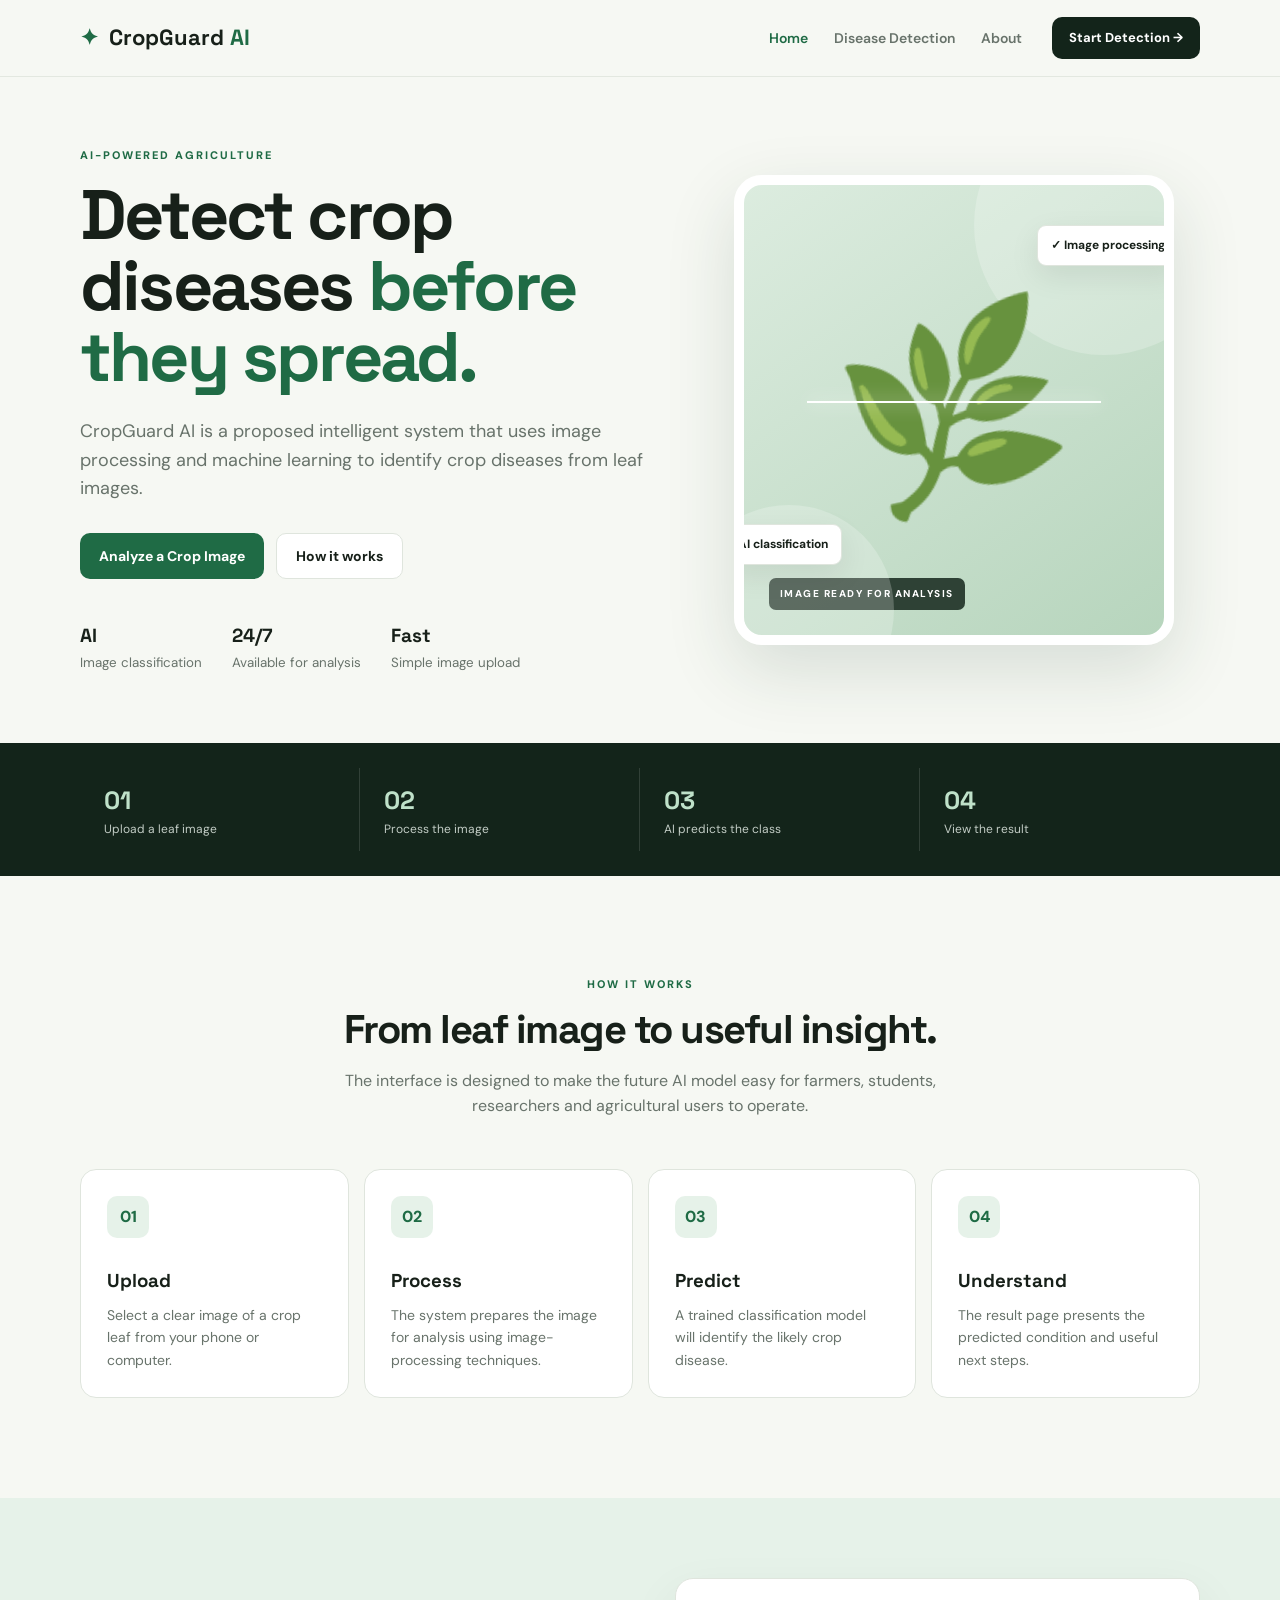
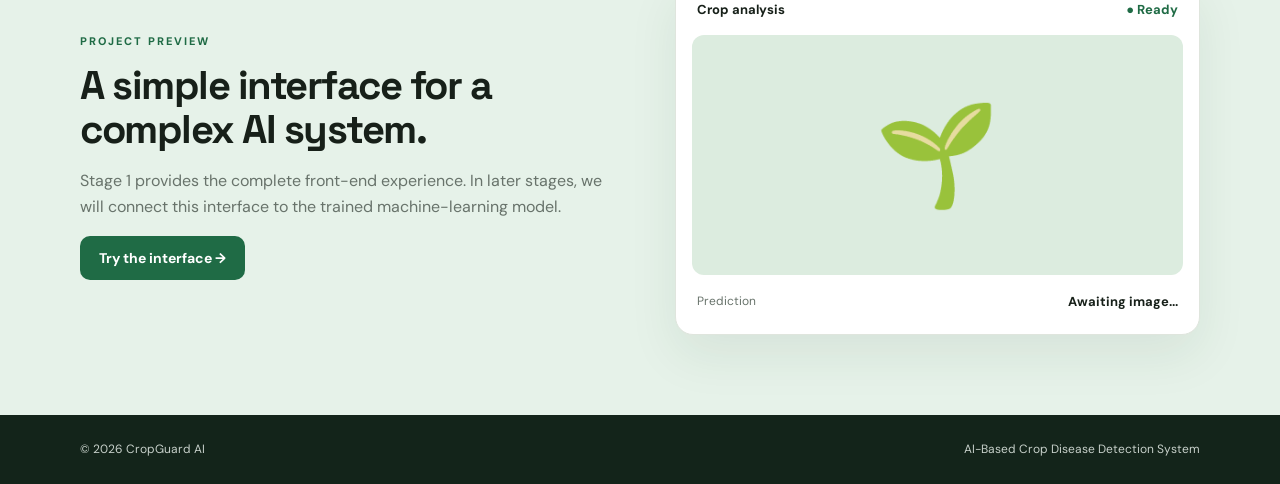
<file: crop_disease_detection_stage1/index.html>
<!DOCTYPE html>
<html lang="en">
<head>
  <meta charset="UTF-8">
  <meta name="viewport" content="width=device-width, initial-scale=1.0">
  <meta name="description" content="AI-Based Crop Disease Detection System using image processing.">
  <title>CropGuard AI | Crop Disease Detection</title>
  <link rel="stylesheet" href="css/style.css">
</head>
<body>
  <header class="site-header">
    <nav class="navbar container">
      <a class="brand" href="index.html"><span class="brand-mark">✦</span> CropGuard <span>AI</span></a>
      <button class="menu-toggle" aria-label="Toggle navigation">☰</button>
      <div class="nav-links">
        <a href="index.html" class="active">Home</a>
        <a href="detect.html">Disease Detection</a>
        <a href="about.html">About</a>
      </div>
      <a class="nav-cta" href="detect.html">Start Detection →</a>
    </nav>
  </header>

  <main>
    <section class="hero container">
      <div class="hero-copy">
        <div class="eyebrow">AI-POWERED AGRICULTURE</div>
        <h1>Detect crop diseases <span>before they spread.</span></h1>
        <p>CropGuard AI is a proposed intelligent system that uses image processing and machine learning to identify crop diseases from leaf images.</p>
        <div class="hero-actions">
          <a class="btn btn-primary" href="detect.html">Analyze a Crop Image</a>
          <a class="btn btn-secondary" href="#how-it-works">How it works</a>
        </div>
        <div class="trust-row">
          <div><strong>AI</strong><small>Image classification</small></div>
          <div><strong>24/7</strong><small>Available for analysis</small></div>
          <div><strong>Fast</strong><small>Simple image upload</small></div>
        </div>
      </div>
      <div class="hero-visual">
        <div class="leaf-card">
          <div class="scan-line"></div>
          <div class="leaf-art">🌿</div>
          <span class="scan-label">IMAGE READY FOR ANALYSIS</span>
          <div class="floating-badge badge-top">✓ Image processing</div>
          <div class="floating-badge badge-bottom">AI classification</div>
        </div>
      </div>
    </section>

    <section class="stats">
      <div class="container stats-grid">
        <div><strong>01</strong><span>Upload a leaf image</span></div>
        <div><strong>02</strong><span>Process the image</span></div>
        <div><strong>03</strong><span>AI predicts the class</span></div>
        <div><strong>04</strong><span>View the result</span></div>
      </div>
    </section>

    <section id="how-it-works" class="section container">
      <div class="section-heading">
        <div class="eyebrow">HOW IT WORKS</div>
        <h2>From leaf image to useful insight.</h2>
        <p>The interface is designed to make the future AI model easy for farmers, students, researchers and agricultural users to operate.</p>
      </div>
      <div class="feature-grid">
        <article class="feature-card"><div class="icon">01</div><h3>Upload</h3><p>Select a clear image of a crop leaf from your phone or computer.</p></article>
        <article class="feature-card"><div class="icon">02</div><h3>Process</h3><p>The system prepares the image for analysis using image-processing techniques.</p></article>
        <article class="feature-card"><div class="icon">03</div><h3>Predict</h3><p>A trained classification model will identify the likely crop disease.</p></article>
        <article class="feature-card"><div class="icon">04</div><h3>Understand</h3><p>The result page presents the predicted condition and useful next steps.</p></article>
      </div>
    </section>

    <section class="highlight">
      <div class="container highlight-grid">
        <div>
          <div class="eyebrow">PROJECT PREVIEW</div>
          <h2>A simple interface for a complex AI system.</h2>
          <p>Stage 1 provides the complete front-end experience. In later stages, we will connect this interface to the trained machine-learning model.</p>
          <a class="btn btn-primary" href="detect.html">Try the interface →</a>
        </div>
        <div class="preview-panel">
          <div class="preview-top"><span>Crop analysis</span><span class="status-dot">● Ready</span></div>
          <div class="preview-image">🌱</div>
          <div class="preview-result"><span>Prediction</span><strong>Awaiting image...</strong></div>
        </div>
      </div>
    </section>
  </main>

  <footer class="footer">
    <div class="container footer-inner">
      <span>© 2026 CropGuard AI</span>
      <span>AI-Based Crop Disease Detection System</span>
    </div>
  </footer>
  <script src="js/script.js"></script>
</body>
</html>
</file>
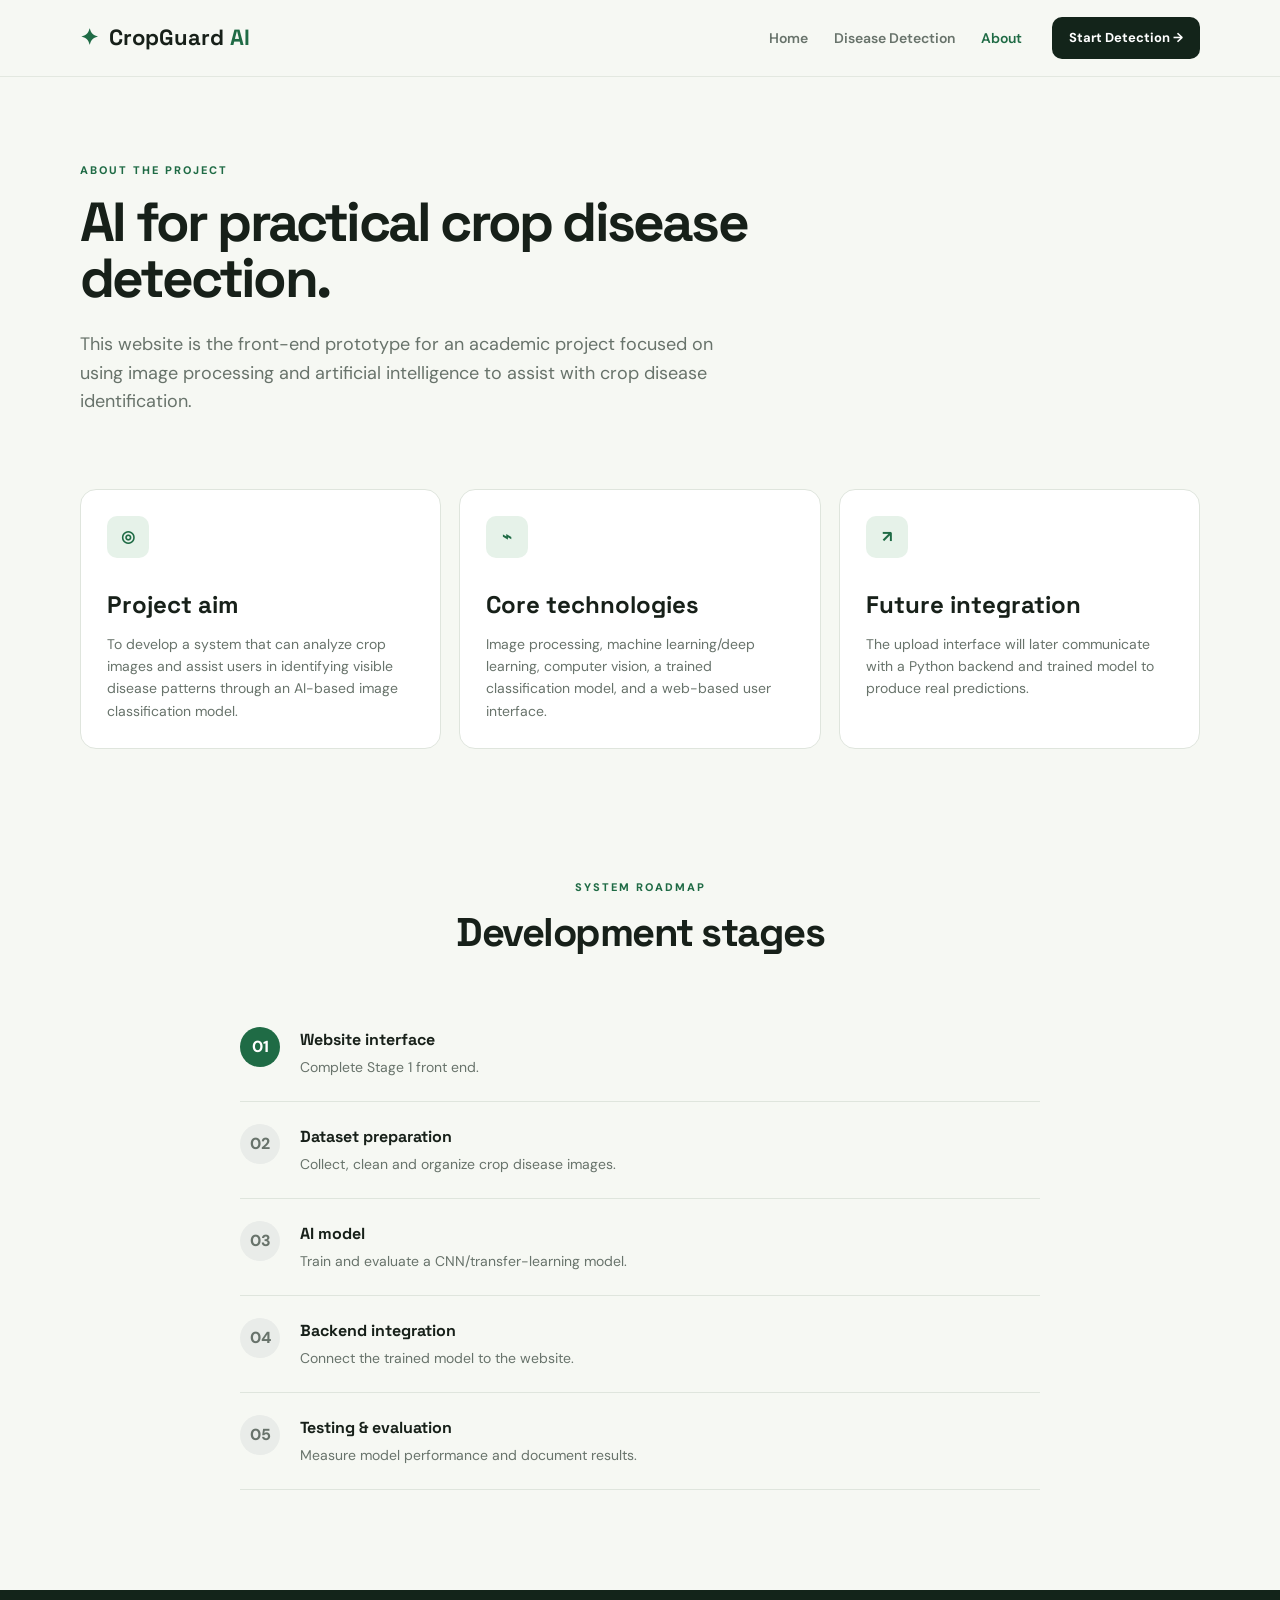
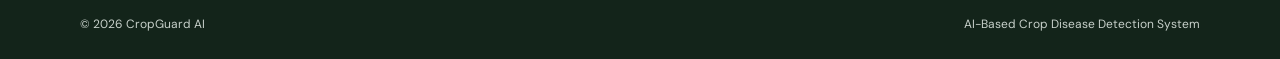
<file: crop_disease_detection_stage1/about.html>
<!DOCTYPE html>
<html lang="en">
<head>
  <meta charset="UTF-8">
  <meta name="viewport" content="width=device-width, initial-scale=1.0">
  <title>About | CropGuard AI</title>
  <link rel="stylesheet" href="css/style.css">
</head>
<body>
<header class="site-header">
  <nav class="navbar container">
    <a class="brand" href="index.html"><span class="brand-mark">✦</span> CropGuard <span>AI</span></a>
    <button class="menu-toggle" aria-label="Toggle navigation">☰</button>
    <div class="nav-links"><a href="index.html">Home</a><a href="detect.html">Disease Detection</a><a href="about.html" class="active">About</a></div>
    <a class="nav-cta" href="detect.html">Start Detection →</a>
  </nav>
</header>

<main>
  <section class="page-hero container">
    <div class="eyebrow">ABOUT THE PROJECT</div>
    <h1>AI for practical crop disease detection.</h1>
    <p>This website is the front-end prototype for an academic project focused on using image processing and artificial intelligence to assist with crop disease identification.</p>
  </section>

  <section class="about-grid container">
    <article class="about-card">
      <div class="icon">◎</div>
      <h2>Project aim</h2>
      <p>To develop a system that can analyze crop images and assist users in identifying visible disease patterns through an AI-based image classification model.</p>
    </article>
    <article class="about-card">
      <div class="icon">⌁</div>
      <h2>Core technologies</h2>
      <p>Image processing, machine learning/deep learning, computer vision, a trained classification model, and a web-based user interface.</p>
    </article>
    <article class="about-card">
      <div class="icon">↗</div>
      <h2>Future integration</h2>
      <p>The upload interface will later communicate with a Python backend and trained model to produce real predictions.</p>
    </article>
  </section>

  <section class="section container">
    <div class="section-heading">
      <div class="eyebrow">SYSTEM ROADMAP</div>
      <h2>Development stages</h2>
    </div>
    <div class="roadmap">
      <div class="roadmap-item done"><span>01</span><div><strong>Website interface</strong><p>Complete Stage 1 front end.</p></div></div>
      <div class="roadmap-item"><span>02</span><div><strong>Dataset preparation</strong><p>Collect, clean and organize crop disease images.</p></div></div>
      <div class="roadmap-item"><span>03</span><div><strong>AI model</strong><p>Train and evaluate a CNN/transfer-learning model.</p></div></div>
      <div class="roadmap-item"><span>04</span><div><strong>Backend integration</strong><p>Connect the trained model to the website.</p></div></div>
      <div class="roadmap-item"><span>05</span><div><strong>Testing & evaluation</strong><p>Measure model performance and document results.</p></div></div>
    </div>
  </section>
</main>

<footer class="footer"><div class="container footer-inner"><span>© 2026 CropGuard AI</span><span>AI-Based Crop Disease Detection System</span></div></footer>
<script src="js/script.js"></script>
</body>
</html>
</file>
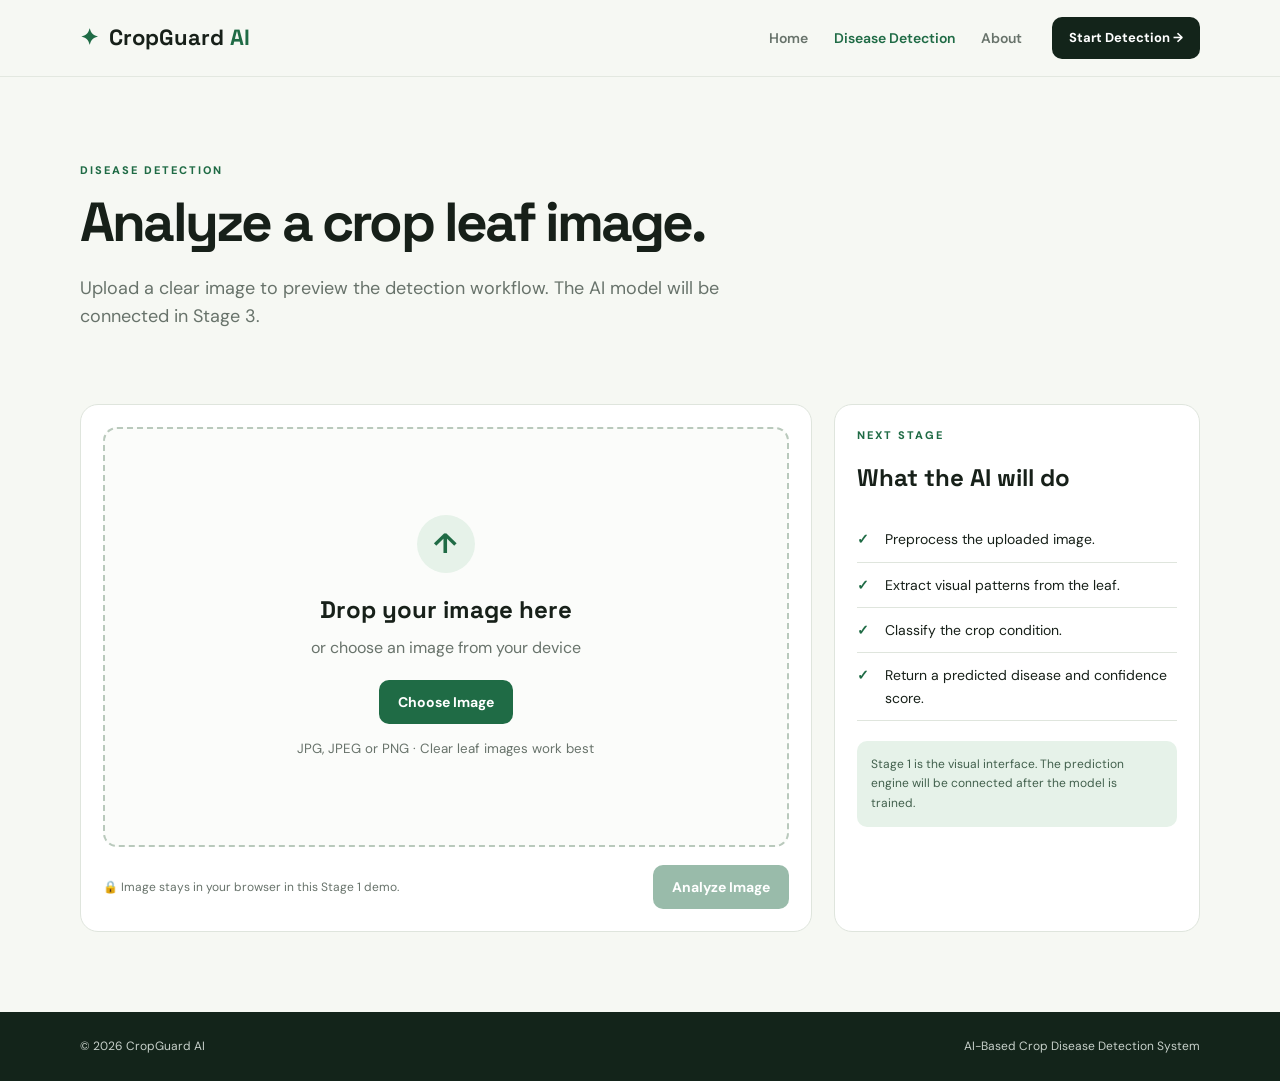
<file: crop_disease_detection_stage1/detect.html>
<!DOCTYPE html>
<html lang="en">
<head>
  <meta charset="UTF-8">
  <meta name="viewport" content="width=device-width, initial-scale=1.0">
  <title>Disease Detection | CropGuard AI</title>
  <link rel="stylesheet" href="css/style.css">
</head>
<body>
<header class="site-header">
  <nav class="navbar container">
    <a class="brand" href="index.html"><span class="brand-mark">✦</span> CropGuard <span>AI</span></a>
    <button class="menu-toggle" aria-label="Toggle navigation">☰</button>
    <div class="nav-links"><a href="index.html">Home</a><a href="detect.html" class="active">Disease Detection</a><a href="about.html">About</a></div>
    <a class="nav-cta" href="detect.html">Start Detection →</a>
  </nav>
</header>

<main>
  <section class="page-hero container">
    <div class="eyebrow">DISEASE DETECTION</div>
    <h1>Analyze a crop leaf image.</h1>
    <p>Upload a clear image to preview the detection workflow. The AI model will be connected in Stage 3.</p>
  </section>

  <section class="detection-section container">
    <div class="upload-card">
      <div id="dropZone" class="drop-zone">
        <input type="file" id="imageInput" accept="image/*" hidden>
        <div id="uploadPrompt">
          <div class="upload-icon">↑</div>
          <h2>Drop your image here</h2>
          <p>or choose an image from your device</p>
          <button class="btn btn-primary" id="chooseBtn" type="button">Choose Image</button>
          <small>JPG, JPEG or PNG · Clear leaf images work best</small>
        </div>
        <div id="previewArea" class="preview-area hidden">
          <img id="imagePreview" alt="Selected crop leaf preview">
          <div class="file-info">
            <strong id="fileName">Image selected</strong>
            <span id="fileSize"></span>
          </div>
          <button class="btn btn-secondary" id="changeBtn" type="button">Change image</button>
        </div>
      </div>
      <div class="upload-footer">
        <span>🔒 Image stays in your browser in this Stage 1 demo.</span>
        <button id="analyzeBtn" class="btn btn-primary" disabled>Analyze Image</button>
      </div>
    </div>

    <aside class="info-card">
      <div class="eyebrow">NEXT STAGE</div>
      <h2>What the AI will do</h2>
      <ul class="check-list">
        <li>Preprocess the uploaded image.</li>
        <li>Extract visual patterns from the leaf.</li>
        <li>Classify the crop condition.</li>
        <li>Return a predicted disease and confidence score.</li>
      </ul>
      <div class="notice">Stage 1 is the visual interface. The prediction engine will be connected after the model is trained.</div>
    </aside>
  </section>

  <section id="resultSection" class="result-section container hidden">
    <div class="result-card">
      <div class="result-icon">✓</div>
      <div>
        <div class="eyebrow">DEMO RESULT</div>
        <h2>Image received successfully</h2>
        <p>This confirms that the website can accept and preview a crop image. No disease prediction is being claimed yet.</p>
      </div>
    </div>
  </section>
</main>

<footer class="footer"><div class="container footer-inner"><span>© 2026 CropGuard AI</span><span>AI-Based Crop Disease Detection System</span></div></footer>
<script src="js/script.js"></script>
</body>
</html>
</file>
<file: crop_disease_detection_stage1/css/style.css>
@import url('https://fonts.googleapis.com/css2?family=DM+Sans:wght@400;500;600;700&family=Space+Grotesk:wght@500;600;700&display=swap');

:root{--bg:#f6f8f3;--surface:#fff;--ink:#172019;--muted:#68736b;--line:#dfe5dd;--green:#1f6b45;--green2:#2f8a5c;--soft:#e6f2e9;--dark:#13241a}
*{box-sizing:border-box}html{scroll-behavior:smooth}body{margin:0;background:var(--bg);color:var(--ink);font-family:"DM Sans",sans-serif;line-height:1.6}.container{width:min(1120px,calc(100% - 40px));margin:auto}
.site-header{position:sticky;top:0;z-index:10;background:rgba(246,248,243,.94);backdrop-filter:blur(14px);border-bottom:1px solid rgba(223,229,221,.8)}
.navbar{height:76px;display:flex;align-items:center;gap:30px}.brand{font-family:"Space Grotesk";font-weight:700;font-size:22px;color:var(--ink);text-decoration:none;margin-right:auto}.brand span:last-child{color:var(--green)}.brand-mark{color:var(--green);margin-right:5px}.nav-links{display:flex;gap:26px}.nav-links a{color:var(--muted);text-decoration:none;font-weight:600;font-size:14px}.nav-links a.active,.nav-links a:hover{color:var(--green)}.nav-cta{background:var(--dark);color:white;text-decoration:none;padding:11px 17px;border-radius:10px;font-weight:700;font-size:13px}.menu-toggle{display:none;border:0;background:none;font-size:24px}
.hero{min-height:620px;display:grid;grid-template-columns:1.08fr .92fr;gap:50px;align-items:center;padding:70px 0}.eyebrow{font-size:11px;letter-spacing:2px;color:var(--green);font-weight:800;margin-bottom:14px}.hero h1,.page-hero h1{font-family:"Space Grotesk";font-size:clamp(42px,6vw,70px);line-height:1.02;letter-spacing:-2.8px;margin:0 0 24px}.hero h1 span{color:var(--green)}.hero p,.page-hero p{font-size:18px;color:var(--muted);max-width:650px}.hero-actions{display:flex;gap:12px;margin:30px 0}.btn{display:inline-flex;align-items:center;justify-content:center;border:0;cursor:pointer;border-radius:10px;padding:13px 19px;font:700 14px "DM Sans";text-decoration:none;transition:.2s}.btn-primary{background:var(--green);color:white}.btn-primary:hover{background:var(--dark);transform:translateY(-1px)}.btn-secondary{background:white;color:var(--ink);border:1px solid var(--line)}.trust-row{display:flex;gap:30px;margin-top:42px}.trust-row div{display:flex;flex-direction:column}.trust-row strong{font-family:"Space Grotesk";font-size:19px}.trust-row small{color:var(--muted)}
.hero-visual{display:flex;justify-content:center}.leaf-card{width:min(440px,100%);height:470px;border-radius:28px;background:linear-gradient(145deg,#dcecdf,#b7d5bd);position:relative;display:flex;align-items:center;justify-content:center;overflow:hidden;border:10px solid white;box-shadow:0 25px 70px rgba(30,65,43,.14)}.leaf-card:before,.leaf-card:after{content:"";position:absolute;border-radius:50%;background:rgba(255,255,255,.22)}.leaf-card:before{width:260px;height:260px;top:-90px;right:-70px}.leaf-card:after{width:210px;height:210px;bottom:-80px;left:-60px}.leaf-art{font-size:180px;filter:saturate(.7);transform:rotate(-12deg)}.scan-line{position:absolute;left:15%;right:15%;top:48%;height:2px;background:white;box-shadow:0 0 18px white;z-index:2;animation:scan 3s infinite ease-in-out}.scan-label{position:absolute;bottom:25px;left:25px;font-size:10px;letter-spacing:1.5px;font-weight:800;background:rgba(19,36,26,.84);color:#fff;padding:8px 11px;border-radius:7px}.floating-badge{position:absolute;background:#fff;border:1px solid var(--line);box-shadow:0 10px 30px rgba(0,0,0,.08);padding:10px 13px;border-radius:9px;font-size:12px;font-weight:700;z-index:3}.badge-top{top:40px;right:-15px}.badge-bottom{bottom:70px;left:-20px}@keyframes scan{0%,100%{top:25%}50%{top:72%}}
.stats{background:var(--dark);color:white}.stats-grid{display:grid;grid-template-columns:repeat(4,1fr);padding:25px 0}.stats-grid div{padding:12px 24px;border-right:1px solid rgba(255,255,255,.13);display:flex;flex-direction:column}.stats-grid div:last-child{border:0}.stats-grid strong{font-family:"Space Grotesk";font-size:25px;color:#bfe1c9}.stats-grid span{font-size:12px;color:#c2ccc5}
.section{padding:100px 0}.section-heading{text-align:center;max-width:650px;margin:0 auto 50px}.section-heading h2,.highlight h2{font-family:"Space Grotesk";font-size:40px;line-height:1.1;letter-spacing:-1.5px;margin:0 0 14px}.section-heading p,.highlight p{color:var(--muted)}.feature-grid{display:grid;grid-template-columns:repeat(4,1fr);gap:15px}.feature-card,.about-card{background:white;border:1px solid var(--line);border-radius:16px;padding:26px}.icon{width:42px;height:42px;border-radius:10px;background:var(--soft);color:var(--green);display:grid;place-items:center;font-weight:800;margin-bottom:28px}.feature-card h3,.about-card h2{margin:0 0 8px;font-family:"Space Grotesk"}.feature-card p,.about-card p{margin:0;color:var(--muted);font-size:14px}
.highlight{background:var(--soft);padding:80px 0}.highlight-grid{display:grid;grid-template-columns:1fr 1fr;gap:70px;align-items:center}.preview-panel{background:white;border:1px solid var(--line);border-radius:18px;padding:16px;box-shadow:0 20px 50px rgba(30,65,43,.08)}.preview-top{display:flex;justify-content:space-between;font-size:13px;font-weight:700;padding:5px 5px 14px}.status-dot{color:var(--green)}.preview-image{height:240px;border-radius:12px;background:#dcecdf;display:grid;place-items:center;font-size:100px}.preview-result{display:flex;justify-content:space-between;padding:17px 5px 5px}.preview-result span{color:var(--muted);font-size:12px}.preview-result strong{font-size:13px}
.page-hero{padding:85px 0 55px}.page-hero h1{font-size:55px;max-width:850px}.detection-section{display:grid;grid-template-columns:1.6fr .8fr;gap:22px;padding-bottom:80px}.upload-card,.info-card,.result-card{background:white;border:1px solid var(--line);border-radius:18px;padding:22px}.drop-zone{min-height:420px;border:2px dashed #b9c9bc;border-radius:14px;background:#fbfcfa;display:grid;place-items:center;text-align:center;padding:25px}.upload-icon{width:58px;height:58px;margin:0 auto 18px;border-radius:50%;background:var(--soft);color:var(--green);display:grid;place-items:center;font-size:28px;font-weight:700}.drop-zone h2{font-family:"Space Grotesk";margin:0 0 5px}.drop-zone p{margin:0 0 20px;color:var(--muted)}.drop-zone small{display:block;margin-top:14px;color:var(--muted)}.upload-footer{display:flex;justify-content:space-between;align-items:center;gap:15px;padding-top:18px;color:var(--muted);font-size:12px}.upload-footer .btn:disabled{opacity:.45;cursor:not-allowed}.preview-area{width:100%}.preview-area img{max-width:100%;max-height:310px;border-radius:12px;object-fit:contain}.file-info{display:flex;flex-direction:column;margin:12px 0}.file-info span{color:var(--muted);font-size:12px}.info-card h2{font-family:"Space Grotesk";margin-top:0}.check-list{list-style:none;padding:0;margin:20px 0}.check-list li{padding:11px 0 11px 28px;border-bottom:1px solid var(--line);font-size:14px;position:relative}.check-list li:before{content:"✓";position:absolute;left:0;color:var(--green);font-weight:800}.notice{background:var(--soft);padding:14px;border-radius:10px;color:#42604d;font-size:12px}.result-section{padding-bottom:80px}.result-card{display:flex;gap:18px;align-items:center}.result-icon{width:50px;height:50px;flex:none;border-radius:50%;display:grid;place-items:center;background:var(--soft);color:var(--green);font-weight:900}.result-card h2{font-family:"Space Grotesk";margin:0}.result-card p{margin:4px 0 0;color:var(--muted)}
.about-grid{display:grid;grid-template-columns:repeat(3,1fr);gap:18px;padding-bottom:30px}.roadmap{max-width:800px;margin:auto}.roadmap-item{display:flex;gap:20px;padding:22px 0;border-bottom:1px solid var(--line)}.roadmap-item>span{width:40px;height:40px;border-radius:50%;display:grid;place-items:center;background:#e9ece9;color:var(--muted);font-weight:800;flex:none}.roadmap-item.done>span{background:var(--green);color:white}.roadmap-item strong{font-family:"Space Grotesk"}.roadmap-item p{margin:4px 0 0;color:var(--muted);font-size:14px}
.footer{background:var(--dark);color:#c7d0ca;padding:25px 0}.footer-inner{display:flex;justify-content:space-between;font-size:12px}
.hidden{display:none!important}
@media(max-width:800px){.nav-links,.nav-cta{display:none}.menu-toggle{display:block}.navbar{gap:10px}.hero{grid-template-columns:1fr;padding:55px 0}.hero-visual{order:-1}.leaf-card{height:340px}.leaf-art{font-size:120px}.stats-grid{grid-template-columns:1fr 1fr}.feature-grid,.about-grid{grid-template-columns:1fr 1fr}.highlight-grid,.detection-section{grid-template-columns:1fr}.page-hero h1{font-size:42px}.footer-inner{flex-direction:column;gap:8px}.trust-row{gap:16px}.upload-footer{flex-direction:column;align-items:stretch}}
@media(max-width:520px){.container{width:min(100% - 26px,1120px)}.hero h1{font-size:43px}.feature-grid,.about-grid{grid-template-columns:1fr}.stats-grid div{padding:12px}.hero-actions{flex-direction:column}.hero-actions .btn{width:100%}}
</file>
